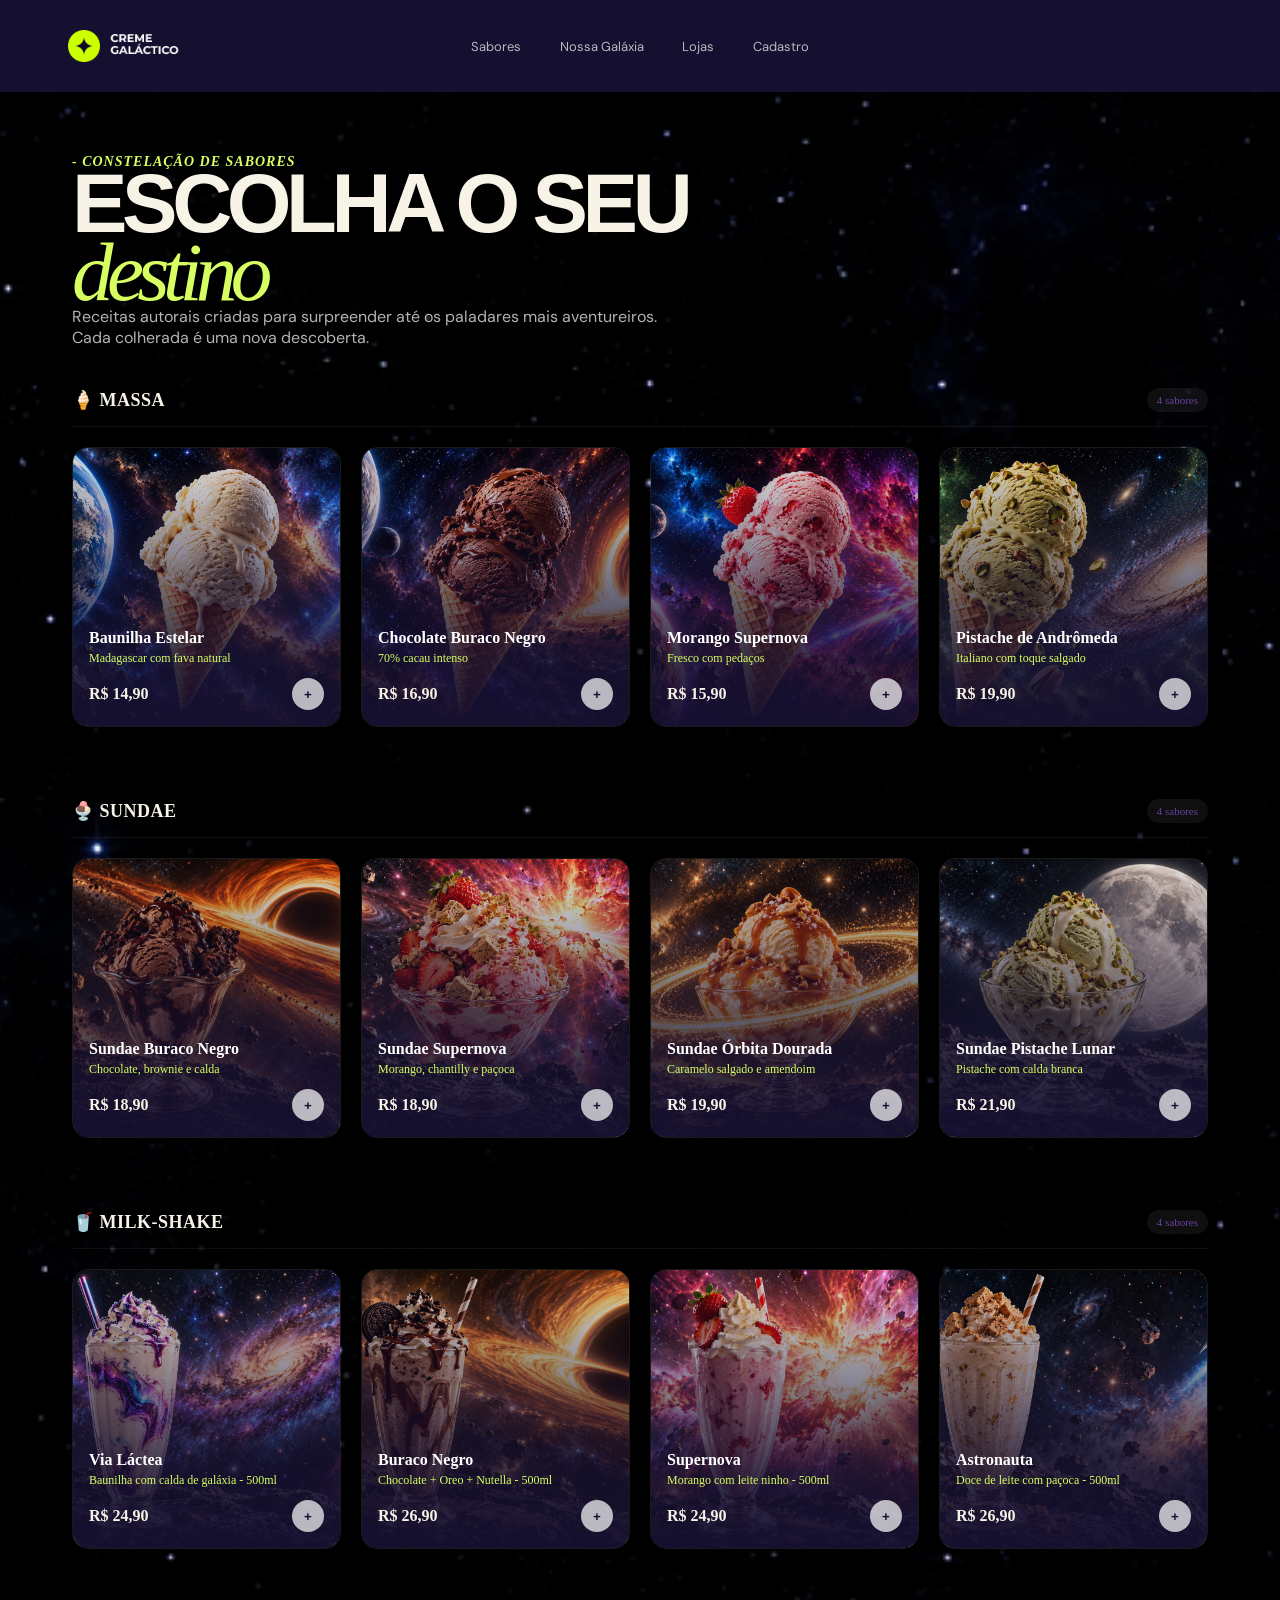
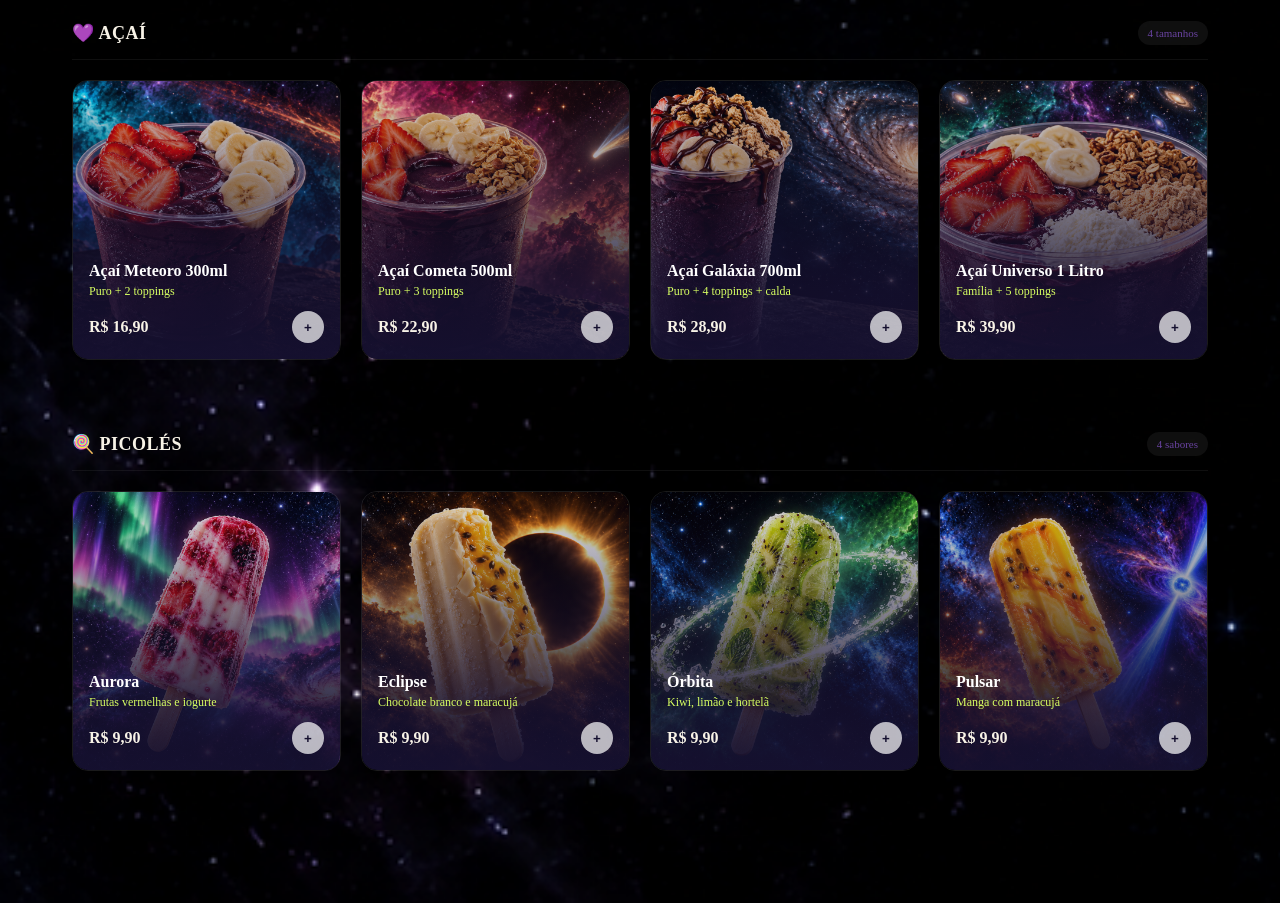
<file: menu/index.html>
<!DOCTYPE html>
<html lang="pt-br">

<head>
    <meta charset="UTF-8">
    <meta name="viewport" content="width=device-width, initial-scale=1.0">
    <title>Menu do Creme Galáctico</title>
    <link rel="stylesheet" href="style.css">
</head>

<body>

    <header>
        <div class="header_container">
            <a href="index.html"><img src="../img/Logo.png" alt="logo" class="logo"></a>
            <nav class="header_nav">
                <ul>
                    <li><a href="#">Sabores</a></li>
                    <li><a href="#">Nossa Galáxia</a></li>
                    <li><a href="#">Lojas</a></li>
                    <li><a href="#">Cadastro</a></li>
                </ul>
            </nav>
            <button class="ice_cream">
                <svg xmlns="http://www.w3.org/2000/svg" viewBox="0 0 640 640"><!--!Font Awesome Free 7.3.1 by @fontawesome - https://fontawesome.com License - https://fontawesome.com/license/free Copyright 2026 Fonticons, Inc.--><path d="M463.1 224C463.7 218.7 464 213.4 464 208C464 128.5 399.5 64 320 64C240.5 64 176 128.5 176 208C176 213.4 176.3 218.7 176.9 224L176 224C149.5 224 128 245.5 128 272C128 298.5 149.5 320 176 320L464 320C490.5 320 512 298.5 512 272C512 245.5 490.5 224 464 224L463.1 224zM192 368L297.2 593.5C301.3 602.3 310.2 608 320 608C329.8 608 338.6 602.3 342.8 593.5L448 368L192 368z"/></svg>
            </button>
        </div>
    </header>

    <main>
        <div class="menu_container">
            <div class="menu_hero">
                <span class="cs_span">- CONSTELAÇÃO DE SABORES</span>
                <h2>ESCOLHA O SEU <br> <span class="h2_span">destino</span></h2>
                <p>Receitas autorais criadas para surpreender até os paladares mais aventureiros. <br> Cada colherada é uma nova descoberta.</p>
            </div>

            <div class="card_container">
                <div class="category">
                    <div class="card_category">
                        <h2>🍦 Massa</h2>
                        <span>4 sabores</span>
                    </div>
                    <div class="cards">
                        
                        <div class="card">
                            <img src="../img/Cone de Sorvete em Órbita Cósmica.png" alt="Baunilha Estelar" class="card_bg_img">
                            <div class="card_content">
                                <h3>Baunilha Estelar</h3>
                                <p>Madagascar com fava natural</p>
                                <div class="card_price"><strong>R$ 14,90</strong><button>+</button></div>
                            </div>
                        </div>

                        <div class="card">
                            <img src="../img/Cone de Chocolate no Vórtice Cósmico.png" alt="Chocolate Buraco Negro" class="card_bg_img">
                            <div class="card_content">
                                <h3>Chocolate Buraco Negro</h3>
                                <p>70% cacau intenso</p>
                                <div class="card_price"><strong>R$ 16,90</strong><button>+</button></div>
                            </div>
                        </div>

                        <div class="card">
                            <img src="../img/Casquinha de Morango no Espaço.png" alt="Morango Supernova" class="card_bg_img">
                            <div class="card_content">
                                <h3>Morango Supernova</h3>
                                <p>Fresco com pedaços</p>
                                <div class="card_price"><strong>R$ 15,90</strong><button>+</button></div>
                            </div>
                        </div>

                        <div class="card">
                            <img src="../img/Cone de Pistache na Galáxia.png" alt="Pistache Andrômeda" class="card_bg_img">
                            <div class="card_content">
                                <h3>Pistache de Andrômeda</h3>
                                <p>Italiano com toque salgado</p>
                                <div class="card_price"><strong>R$ 19,90</strong><button>+</button></div>
                            </div>
                        </div>

                    </div>
                </div>

                <div class="category">
                    <div class="card_category">
                        <h2>🍨 Sundae</h2>
                        <span>4 sabores</span>
                    </div>
                    <div class="cards">
                        
                        <div class="card">
                            <img src="../img/Sundae de chocolate sob um buraco negro.png" alt="Sundae Buraco Negro" class="card_bg_img">
                            <div class="card_content">
                                <h3>Sundae Buraco Negro</h3>
                                <p>Chocolate, brownie e calda</p>
                                <div class="card_price"><strong>R$ 18,90</strong><button>+</button></div>
                            </div>
                        </div>

                        <div class="card">
                            <img src="../img/Sundae de morango diante da supernova.png" alt="Sundae Supernova" class="card_bg_img">
                            <div class="card_content">
                                <h3>Sundae Supernova</h3>
                                <p>Morango, chantilly e paçoca</p>
                                <div class="card_price"><strong>R$ 18,90</strong><button>+</button></div>
                            </div>
                        </div>

                        <div class="card">
                            <img src="../img/Sundae de caramelo com anel dourado.png" alt="Sundae Órbita" class="card_bg_img">
                            <div class="card_content">
                                <h3>Sundae Órbita Dourada</h3>
                                <p>Caramelo salgado e amendoim</p>
                                <div class="card_price"><strong>R$ 19,90</strong><button>+</button></div>
                            </div>
                        </div>

                        <div class="card">
                            <img src="../img/Sundae de pistache sob a lua.png" alt="Sundae Pistache" class="card_bg_img">
                            <div class="card_content">
                                <h3>Sundae Pistache Lunar</h3>
                                <p>Pistache com calda branca</p>
                                <div class="card_price"><strong>R$ 21,90</strong><button>+</button></div>
                            </div>
                        </div>

                    </div>
                </div>

                <div class="category">
                    <div class="card_category">
                        <h2>🥤 Milk-shake</h2>
                        <span>4 sabores</span>
                    </div>
                    <div class="cards">
                        
                        <div class="card">
                            <img src="../img/Milkshake galáctico de baunilha.png" alt="Shake Via Láctea" class="card_bg_img">
                            <div class="card_content">
                                <h3>Via Láctea</h3>
                                <p>Baunilha com calda de galáxia - 500ml</p>
                                <div class="card_price"><strong>R$ 24,90</strong><button>+</button></div>
                            </div>
                        </div>

                        <div class="card">
                            <img src="../img/Milkshake de chocolate diante do buraco negro.png" alt="Shake Buraco Negro" class="card_bg_img">
                            <div class="card_content">
                                <h3>Buraco Negro</h3>
                                <p>Chocolate + Oreo + Nutella - 500ml</p>
                                <div class="card_price"><strong>R$ 26,90</strong><button>+</button></div>
                            </div>
                        </div>

                        <div class="card">
                            <img src="../img/Milkshake de morango sob uma supernova.png" alt="Shake Supernova" class="card_bg_img">
                            <div class="card_content">
                                <h3>Supernova</h3>
                                <p>Morango com leite ninho - 500ml</p>
                                <div class="card_price"><strong>R$ 24,90</strong><button>+</button></div>
                            </div>
                        </div>

                        <div class="card">
                            <img src="../img/Milkshake cósmico de paçoca e foguete retrô.png" alt="Shake Astronauta" class="card_bg_img">
                            <div class="card_content">
                                <h3>Astronauta</h3>
                                <p>Doce de leite com paçoca - 500ml</p>
                                <div class="card_price"><strong>R$ 26,90</strong><button>+</button></div>
                            </div>
                        </div>

                    </div>
                </div>

                <div class="category">
                    <div class="card_category">
                        <h2>💜 Açaí</h2>
                        <span>4 tamanhos</span>
                    </div>
                    <div class="cards">
                        
                        <div class="card">
                            <img src="../img/Açaí cósmico com morango e banana.png" alt="Açaí Meteoro" class="card_bg_img">                            <div class="card_content">
                                <h3>Açaí Meteoro 300ml</h3>
                                <p>Puro + 2 toppings</p>
                                <div class="card_price"><strong>R$ 16,90</strong><button>+</button></div>
                            </div>
                        </div>

                        <div class="card">
                            <img src="../img/Açaí galáctico com morango, banana e granola.png" alt="Açaí Cometa" class="card_bg_img">                            <div class="card_content">
                                <h3>Açaí Cometa 500ml</h3>
                                <p>Puro + 3 toppings</p>
                                <div class="card_price"><strong>R$ 22,90</strong><button>+</button></div>
                            </div>
                        </div>

                        <div class="card">
                            <img src="../img/Açaí cósmico com quatro coberturas.png" alt="Açaí Galáxia" class="card_bg_img">
                            <div class="card_content">
                                <h3>Açaí Galáxia 700ml</h3>
                                <p>Puro + 4 toppings + calda</p>
                                <div class="card_price"><strong>R$ 28,90</strong><button>+</button></div>
                            </div>
                        </div>

                        <div class="card">
                            <img src="../img/Açaí família com cinco coberturas cósmicas.png" alt="Açaí Universo" class="card_bg_img">
                            <div class="card_content">
                                <h3>Açaí Universo 1 Litro</h3>
                                <p>Família + 5 toppings</p>
                                <div class="card_price"><strong>R$ 39,90</strong><button>+</button></div>
                            </div>
                        </div>

                    </div>
                </div>

                <div class="category">
                    <div class="card_category">
                        <h2>🍭 Picolés</h2>
                        <span>4 sabores</span>
                    </div>
                    <div class="cards">
                        
                        <div class="card">
                            <img src="../img/Picolé de frutas sob auroras cósmicas.png" alt="Aurora" class="card_bg_img">
                            <div class="card_content">
                                <h3>Aurora</h3>
                                <p>Frutas vermelhas e iogurte</p>
                                <div class="card_price"><strong>R$ 9,90</strong><button>+</button></div>
                            </div>
                        </div>

                        <div class="card">
                            <img src="../img/Picolé de maracujá sob eclipse dourado.png" alt="Eclipse" class="card_bg_img">
                            <div class="card_content">
                                <h3>Eclipse</h3>
                                <p>Chocolate branco e maracujá</p>
                                <div class="card_price"><strong>R$ 9,90</strong><button>+</button></div>
                            </div>
                        </div>

                        <div class="card">
                            <img src="../img/Picolé cósmico de kiwi e hortelã (2).png" alt="Órbita" class="card_bg_img">
                            <div class="card_content">
                                <h3>Órbita</h3>
                                <p>Kiwi, limão e hortelã</p>
                                <div class="card_price"><strong>R$ 9,90</strong><button>+</button></div>
                            </div>
                        </div>

                        <div class="card">
                            <img src="../img/Picolé de manga e maracujá cósmico.png" alt="Pulsar" class="card_bg_img">
                            <div class="card_content">
                                <h3>Pulsar</h3>
                                <p>Manga com maracujá</p>
                                <div class="card_price"><strong>R$ 9,90</strong><button>+</button></div>
                            </div>
                        </div>

                    </div>
                </div>

            </div>
        </div>
    </main>

</body>

</html>
</file>
<file: menu/style.css>
@import url('https://fonts.googleapis.com/css2?family=DM+Sans:ital,opsz,wght@0,9..40,100..1000;1,9..40,100..1000&display=swap');

* {
    margin: 0;
    padding: 0;
    box-sizing: border-box;
}

:root {
  --primary-color: #15102F;
  --secondary-color: #6943A1;
  --accent-color: #D7FF62;
  --tertiary-color: #FFFFFFB3;
  --font-family: "DM Sans", sans-serif;
}

body {
    background-image: url('../img/Panorama Cósmico em Azul Profundo (1).png');
    background-repeat: no-repeat;
    background-position: center;
    background-size: cover;
    min-height: 100vh;
    min-width: 320px;
    overflow-x: hidden;
}

header {
   background-color: var(--primary-color); 
   position: relative;
   width: 100%;
}

.header_container {
  display: flex;
  align-items: center;
  justify-content: space-between;
  max-width: 1440px;
  margin: 0 auto;
  padding: 26px 5vw;
  width: 100%; 
  overflow: hidden;
}

.logo {
  display: block;      
  width: auto;           
  height: 40px;         
  max-width: 100%;   
  object-fit: contain; 
  flex-shrink: 0;
}

.header_nav {
  position: absolute;
  left: 50%;
  transform: translateX(-50%); /* Move o menu exatamente para o centro */
  display: flex;
}

.header_nav ul {
  display: flex;
  gap: clamp(24px, 3vw, 52px);
  list-style: none;
}

.header_nav a {
  color: var(--tertiary-color);
  font-family: var(--font-family);
  text-decoration: none;
  font-size: 13px;
  font-weight: 400;
  transition: color .2s ease;
}

.header_nav a:hover {
  color: var(--accent-color);
}

.ice_cream {
  color: var(--accent-color);
  display: none;
  background: none;
  border: none;
  padding: 0;
  cursor: pointer;
  line-height: 0;
  flex-shrink: 0
}

.ice_cream svg {
  height: 40px;
  width: 40px;
  fill: currentColor;
}
.menu_container {
  padding: 60px 20px;
}

.menu_hero {
  max-width: 1200px;
  margin: 0 auto 40px auto;
  padding: 0 32px;
}

.cs_span {
  font-family: Georgia, 'Times New Roman', Times, serif;
  font-style: italic;
  color: var(--accent-color);
  font-size: 14px;
  font-weight: 700;
  letter-spacing: 1px;
}

.menu_hero h2 {
  color: #F8F3E7;
  margin: 0;
  font-size: clamp(54px, 6.5vw, 104px);
  font-family: 'Bricolage Grotesque', sans-serif;
  font-stretch: condensed;
  font-weight: 600;
  line-height: .82;
  letter-spacing: -.065em;
  text-transform: uppercase;
  }

  .h2_span {
  color: var(--accent-color);
  font-family: Georgia, 'Times New Roman', Times, serif;
  font-weight: 400;
  letter-spacing: -.08em;
  text-transform: none;     
  font-style: italic;     
}

.menu_hero p {
  color: var(--tertiary-color);
  max-width: 600px;
  font-family: var(--font-family);
}

.card_container {
  max-width: 1200px;
  margin: 0 auto;
  padding: 0 32px;
}

.category {
  margin-bottom: 72px;
}

.card_category {
  display: flex;
  justify-content: space-between;
  align-items: center;
  margin-bottom: 20px;
  border-bottom: 1px solid rgba(255,255,255,0.06);
  padding-bottom: 14px;
}

.card_category h2 {
  color: #F8F3E7;
  font-size: 18px;
  font-weight: 700;
  text-transform: uppercase;
  letter-spacing: 0.5px;
}

.card_category span {
  color: var(--secondary-color);
  font-size: 11px;
  background: rgba(255,255,255,0.06);
  padding: 6px 10px;
  border-radius: 20px;
}

.cards {
  display: grid;
  grid-template-columns: repeat(4, 1fr);
  gap: 20px;
}

.card {
  position: relative;
  width: 100%;
  height: 280px;
  border-radius: 16px;
  overflow: hidden;
  border: 1px solid rgba(255, 255, 255, 0.1);
  display: flex;
  flex-direction: column;
  justify-content: space-between;
  padding: 16px;
  transition: transform 0.3s ease, border-color 0.3s ease;
}

.card:hover {
  transform: translateY(-4px);
  border-color: var(--accent-color);
}

.card::after {
  content: '';
  position: absolute;
  inset: 0;
  background: linear-gradient(
    180deg, 
    rgba(21, 16, 47, 0.1) 0%, 
    rgba(21, 16, 47, 0.85) 75%, 
    rgba(21, 16, 47, 0.98) 100%
  );
  z-index: 2;
  pointer-events: none; 
  transition: opacity 0.3s ease;
}

.card:hover::after {
  background: linear-gradient(
    180deg, 
    rgba(21, 16, 47, 0) 0%, 
    rgba(105, 67, 161, 0.7) 60%, 
    rgba(21, 16, 47, 0.95) 100%
  );
}

.card_bg_img {
  position: absolute;
  top: 0;
  left: 0;
  width: 100%;
  height: 100%;
  object-fit: cover;
  z-index: 1;
  transition: transform 0.4s ease;
}

.card:hover .card_bg_img {
  transform: scale(1.05);
}

.card_content {
  position: relative;
  z-index: 3;
  width: 100%;
  margin-top: auto;
}

.card h3 { 
  color: #fff; 
  font-size: 16px; 
  font-weight: 700; 
  margin-bottom: 4px; 
}

.card p { 
  color: var(--accent-color); 
  font-size: 12px; 
  margin-bottom: 12px; 
}

.card_price {
  display: flex;
  justify-content: space-between;
  align-items: center;
}

.card_price strong { 
  color: #F8F3E7; 
  font-size: 16px; 
}

.card_price button {
  width: 32px;
  height: 32px;
  border-radius: 50%;
  border: none;
  background: #FFFFFFB3;
  color: #15102F;
  font-weight: 700;
  cursor: pointer;
  transition: transform 0.2s ease, background-color 0.2s ease;
}

.card_price button:hover {
  transform: scale(1.1);
  background-color: var(--accent-color);
}

@media (max-width: 900px) {
  .cards { 
    grid-template-columns: repeat(2, 1fr); 
  }
  .header_container {
    gap: 16px;
  }
  .header_nav {
    display: none;
  }
  .ice_cream {
    display: block;
  }
}

@media (max-width: 600px) {
  .cards { grid-template-columns: 1fr; }
}
</file>
